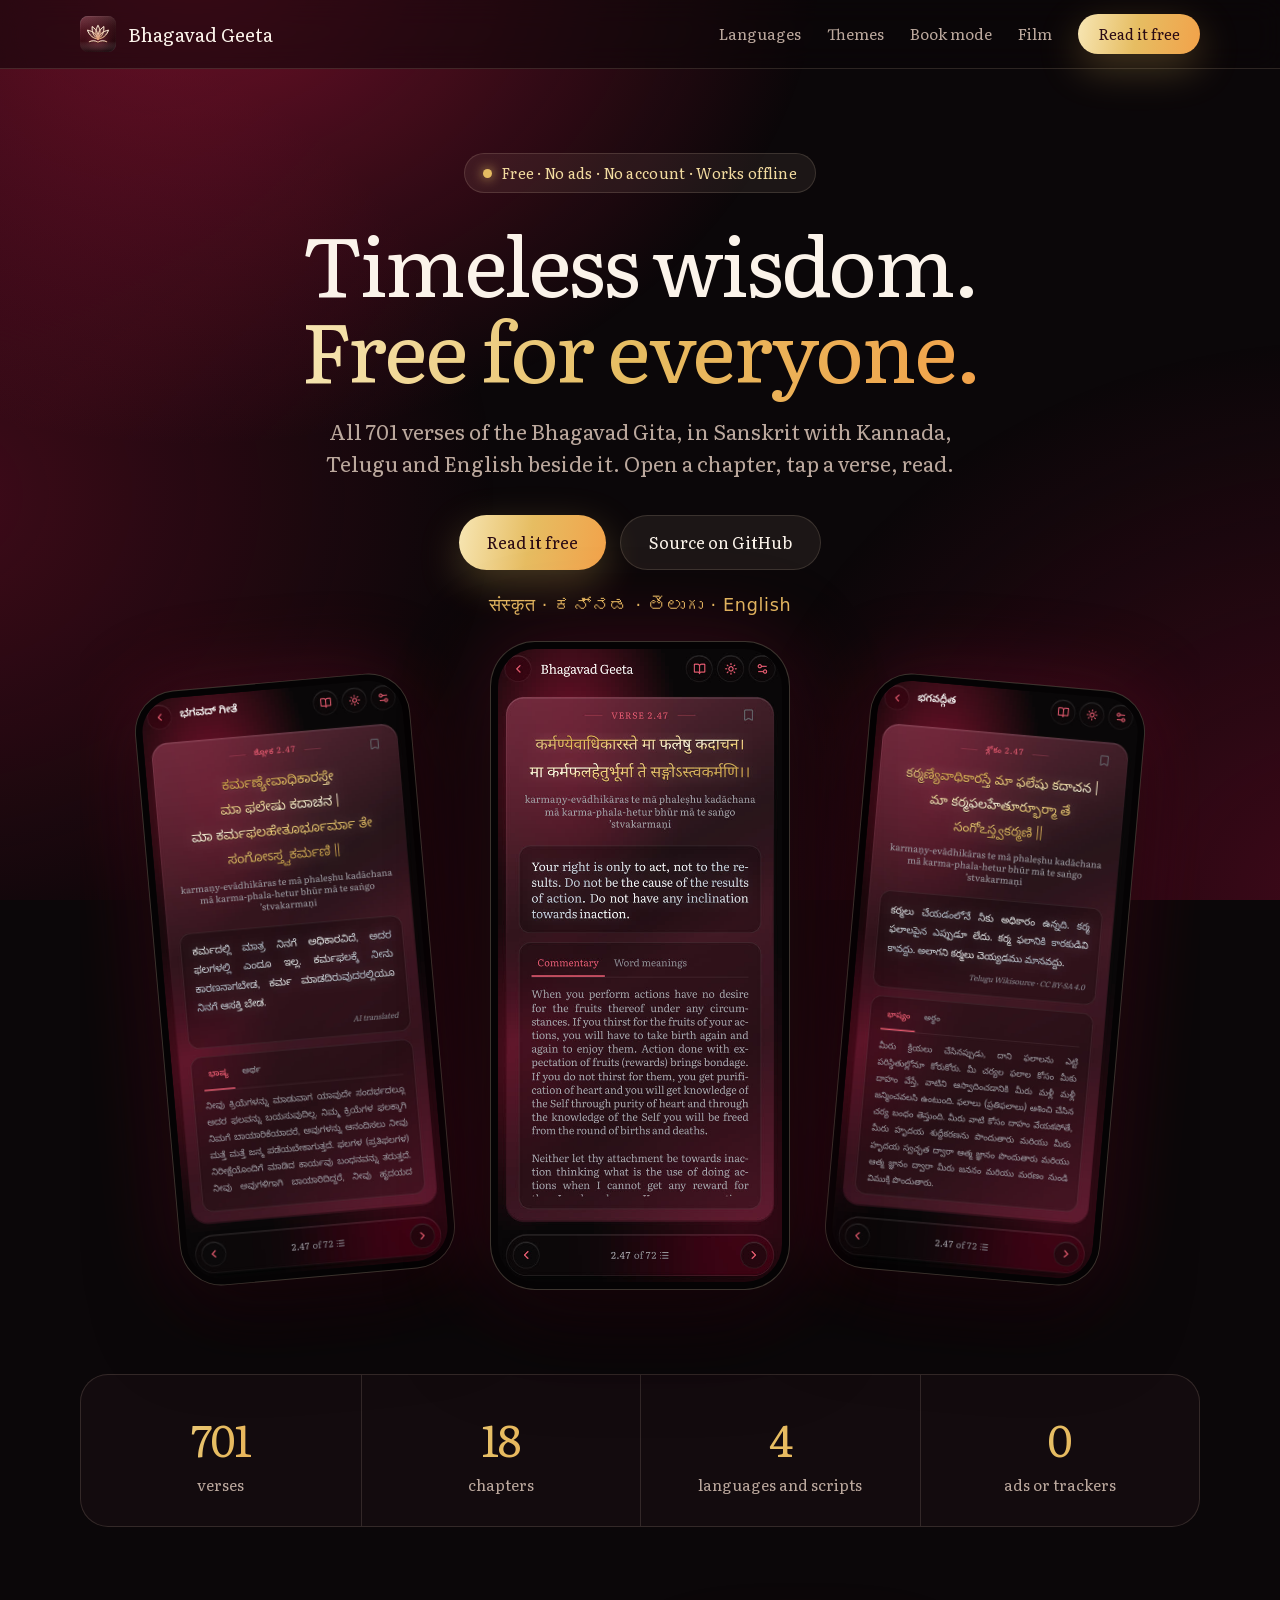
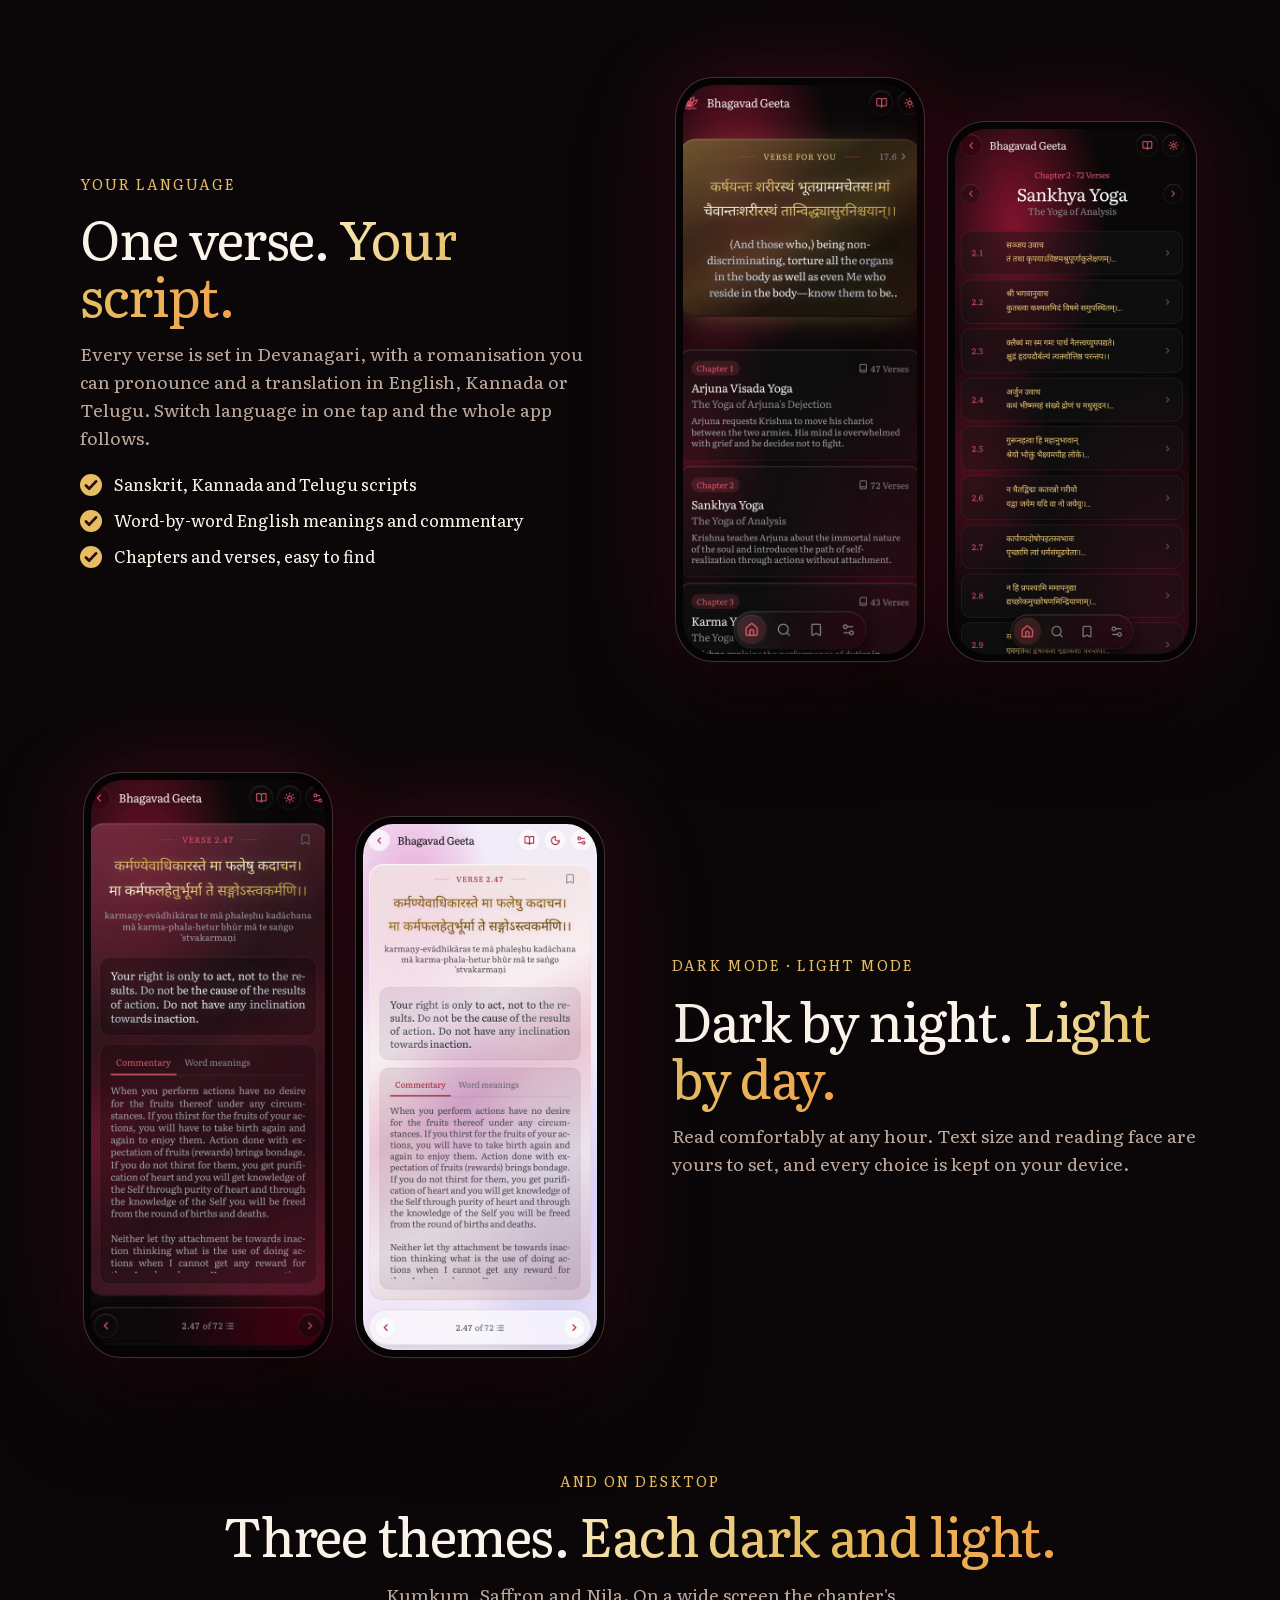
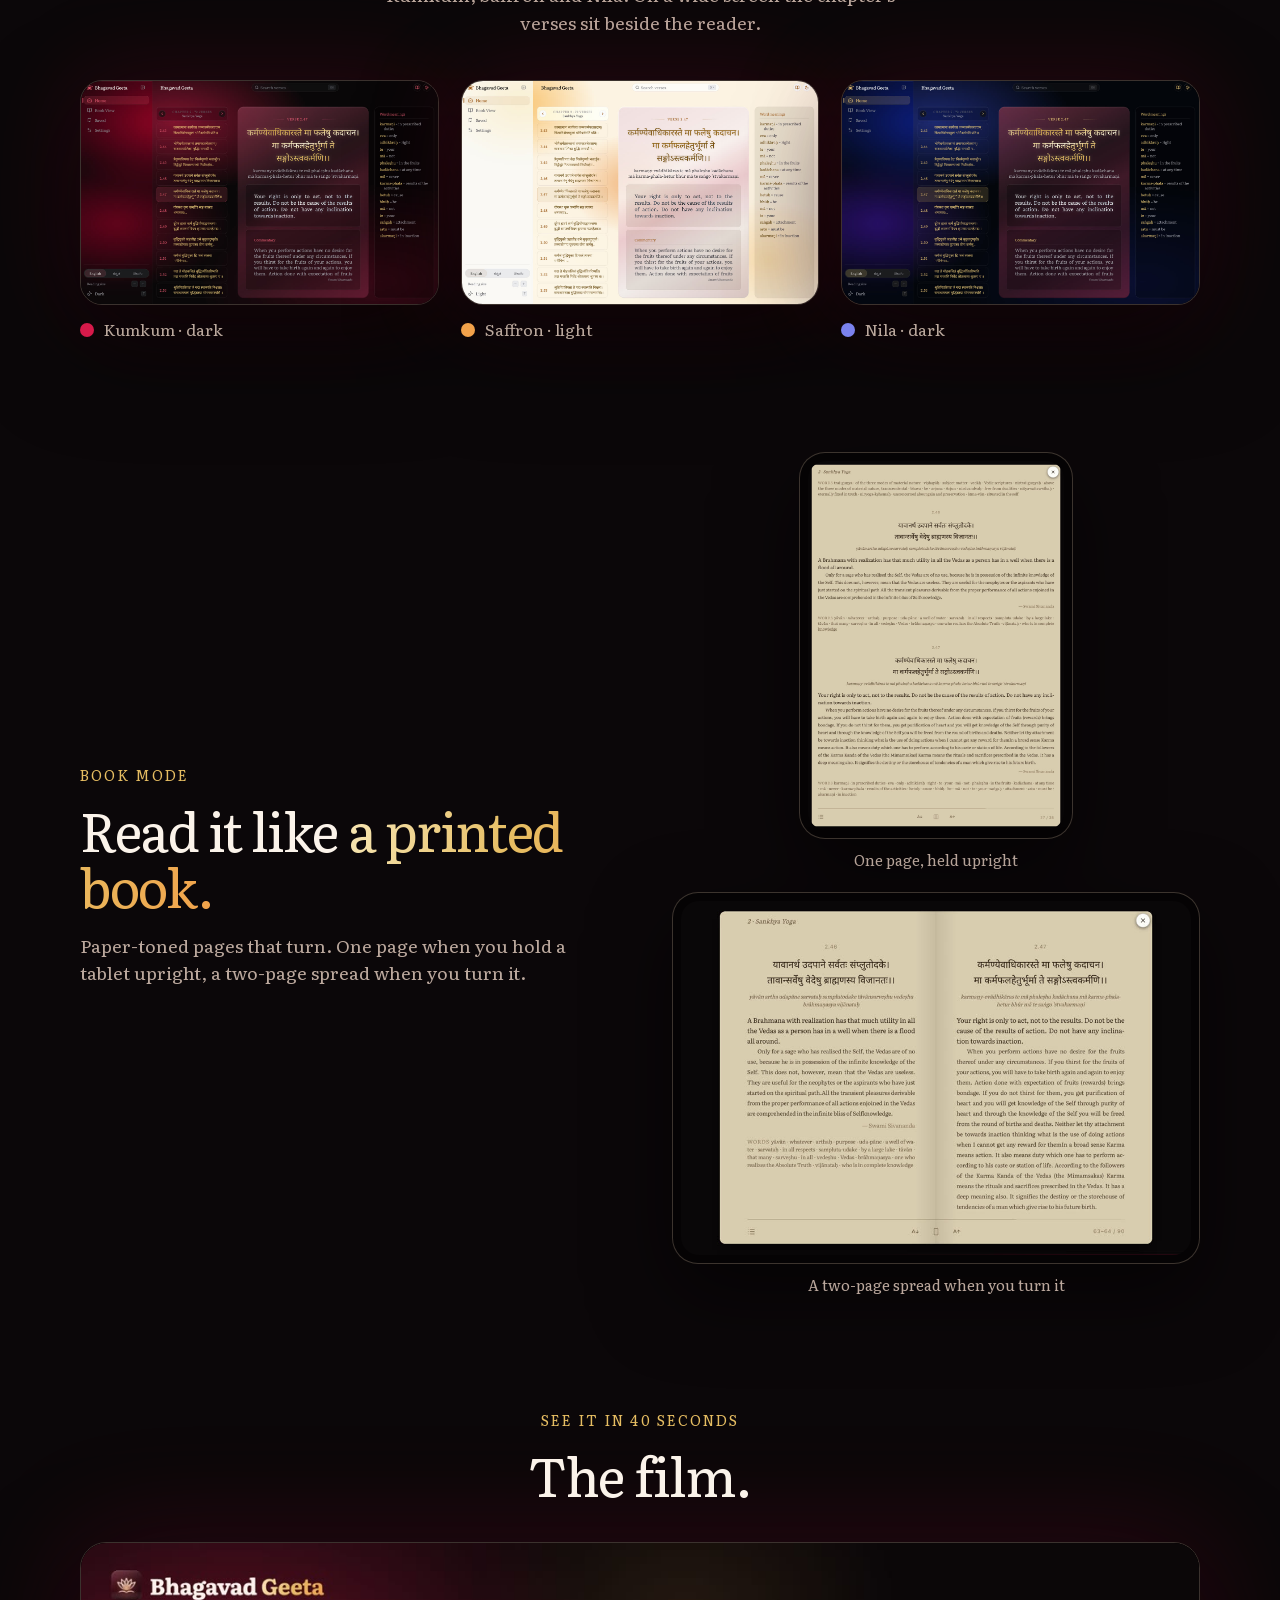
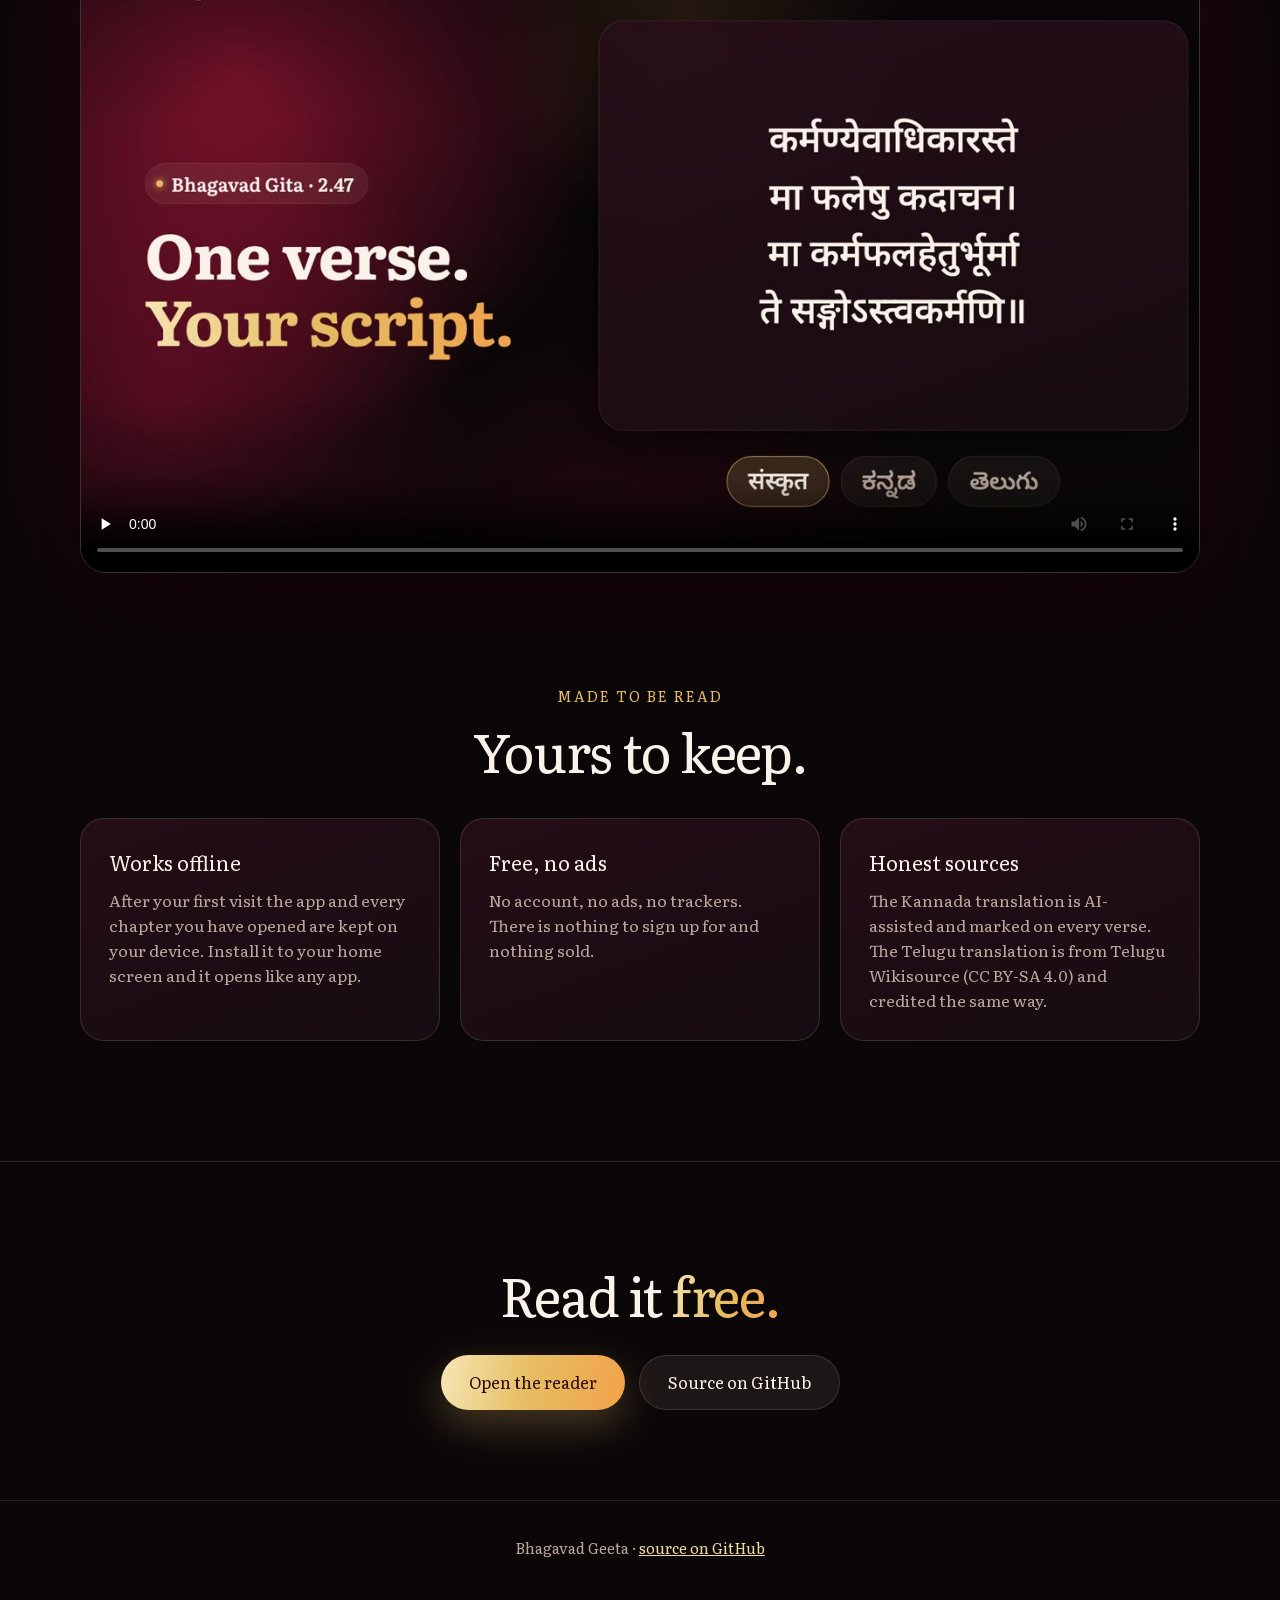
<file: site/index.html>
<!doctype html>
<html lang="en">
  <head>
    <meta charset="utf-8" />
    <meta name="viewport" content="width=device-width, initial-scale=1" />
    <title>Bhagavad Geeta — timeless wisdom, free for everyone</title>
    <meta name="description" content="Read the Bhagavad Gita in Sanskrit, Kannada, Telugu and English. All 701 verses. Free, no ads, no account, works offline." />
    <meta name="color-scheme" content="dark light" />
    <meta name="theme-color" content="#0b0709" />
    <link rel="icon" type="image/svg+xml" href="assets/logo.svg" />
    <link rel="preload" href="assets/fonts/literata-latin.woff2" as="font" type="font/woff2" crossorigin />
    <meta property="og:type" content="website" />
    <meta property="og:title" content="Bhagavad Geeta — timeless wisdom, free for everyone" />
    <meta property="og:description" content="The Gita in Sanskrit, Kannada, Telugu and English. Free, no ads, works offline." />
    <meta property="og:image" content="https://nvkudva.github.io/Bhagavad-Geeta/assets/poster.jpg" />
    <meta name="twitter:card" content="summary_large_image" />
    <link rel="stylesheet" href="style.css" />
  </head>
  <body>
    <header class="nav">
      <div class="wrap">
        <a class="brand" href="#top"><img src="assets/logo.svg" alt="" width="36" height="36" /> Bhagavad Geeta</a>
        <nav class="nav-links">
          <a href="#languages">Languages</a>
          <a href="#themes">Themes</a>
          <a href="#book">Book mode</a>
          <a href="#film">Film</a>
          <a class="btn btn-gold btn-sm" href="https://bhagavad-geeta.nvkudva.workers.dev">Read it free</a>
        </nav>
      </div>
    </header>

    <main id="top">
      <section class="hero wrap">
        <span class="eyebrow">Free · No ads · No account · Works offline</span>
        <h1>Timeless wisdom. <span class="grad">Free for everyone.</span></h1>
        <p class="lede">All 701 verses of the Bhagavad Gita, in Sanskrit with Kannada, Telugu and English beside it. Open a chapter, tap a verse, read.</p>
        <div class="cta">
          <a class="btn btn-gold" href="https://bhagavad-geeta.nvkudva.workers.dev">Read it free</a>
          <a class="btn btn-ghost" href="https://github.com/nvkudva/bhagavad-geeta">Source on GitHub</a>
        </div>
        <p class="scripts">संस्कृत · ಕನ್ನಡ · తెలుగు · English</p>

        <div class="fan" aria-label="The reader on a phone in English, Kannada and Telugu">
          <div class="phone"><img src="assets/verse-kn.jpg" alt="A verse with Kannada script and translation" width="560" height="1212" /></div>
          <div class="phone"><img src="assets/verse-en.jpg" alt="A verse with Sanskrit, romanisation and English translation" width="560" height="1212" /></div>
          <div class="phone"><img src="assets/verse-te.jpg" alt="A verse with Telugu script and translation" width="560" height="1212" /></div>
        </div>

        <div class="stats">
          <div class="stat"><b class="grad">701</b><span>verses</span></div>
          <div class="stat"><b class="grad">18</b><span>chapters</span></div>
          <div class="stat"><b class="grad">4</b><span>languages and scripts</span></div>
          <div class="stat"><b class="grad">0</b><span>ads or trackers</span></div>
        </div>
      </section>

      <section class="block wrap split" id="languages">
        <div class="copy">
          <span class="tag">Your language</span>
          <h2>One verse. <span class="grad">Your script.</span></h2>
          <p>Every verse is set in Devanagari, with a romanisation you can pronounce and a translation in English, Kannada or Telugu. Switch language in one tap and the whole app follows.</p>
          <ul>
            <li>Sanskrit, Kannada and Telugu scripts</li>
            <li>Word-by-word English meanings and commentary</li>
            <li>Chapters and verses, easy to find</li>
          </ul>
        </div>
        <div class="duo">
          <div class="phone"><img src="assets/home-dark.jpg" alt="Home screen with a verse of the moment and the chapter list" loading="lazy" width="560" height="1212" /></div>
          <div class="phone"><img src="assets/list-dark.jpg" alt="The verse list for chapter 2" loading="lazy" width="560" height="1212" /></div>
        </div>
      </section>

      <section class="block wrap split flip" id="appearance">
        <div class="copy">
          <span class="tag">Dark mode · Light mode</span>
          <h2>Dark by night. <span class="grad">Light by day.</span></h2>
          <p>Read comfortably at any hour. Text size and reading face are yours to set, and every choice is kept on your device.</p>
        </div>
        <div class="duo">
          <div class="phone"><img src="assets/verse-en.jpg" alt="The reader in dark mode" loading="lazy" width="560" height="1212" /></div>
          <div class="phone"><img src="assets/verse-light.jpg" alt="The reader in light mode" loading="lazy" width="560" height="1212" /></div>
        </div>
      </section>

      <section class="block wrap" id="themes">
        <div class="center-head copy">
          <span class="tag">And on desktop</span>
          <h2>Three themes. <span class="grad">Each dark and light.</span></h2>
          <p>Kumkum, Saffron and Nila. On a wide screen the chapter's verses sit beside the reader.</p>
        </div>
        <div class="themes">
          <figure><img class="shot" src="assets/dark-kumkum.jpg" alt="Desktop reader, Kumkum theme, dark" loading="lazy" width="1400" height="875" /><figcaption><span class="dot" style="background: var(--crimson)"></span>Kumkum · dark</figcaption></figure>
          <figure><img class="shot" src="assets/light-saffron.jpg" alt="Desktop reader, Saffron theme, light" loading="lazy" width="1400" height="875" /><figcaption><span class="dot" style="background: var(--saffron)"></span>Saffron · light</figcaption></figure>
          <figure><img class="shot" src="assets/dark-nila.jpg" alt="Desktop reader, Nila theme, dark" loading="lazy" width="1400" height="875" /><figcaption><span class="dot" style="background: var(--nila)"></span>Nila · dark</figcaption></figure>
        </div>
      </section>

      <section class="block wrap split" id="book">
        <div class="copy">
          <span class="tag">Book mode</span>
          <h2>Read it like <span class="grad">a printed book.</span></h2>
          <p>Paper-toned pages that turn. One page when you hold a tablet upright, a two-page spread when you turn it.</p>
        </div>
        <div class="tablets">
          <div><div class="tab port"><img src="assets/t-book-port.jpg" alt="Book mode, one page, tablet upright" loading="lazy" width="900" height="1295" /></div><p class="cap">One page, held upright</p></div>
          <div><div class="tab"><img src="assets/t-book-land.jpg" alt="Book mode, two-page spread, tablet turned" loading="lazy" width="900" height="625" /></div><p class="cap">A two-page spread when you turn it</p></div>
        </div>
      </section>

      <section class="block wrap" id="film">
        <div class="center-head copy">
          <span class="tag">See it in 40 seconds</span>
          <h2>The film.</h2>
        </div>
        <div class="film">
          <video controls preload="none" poster="assets/poster.jpg" playsinline>
            <source src="assets/demo.mp4" type="video/mp4" />
          </video>
        </div>
      </section>

      <section class="block wrap" id="about">
        <div class="center-head copy">
          <span class="tag">Made to be read</span>
          <h2>Yours to keep.</h2>
        </div>
        <div class="cards">
          <div class="card"><h3>Works offline</h3><p>After your first visit the app and every chapter you have opened are kept on your device. Install it to your home screen and it opens like any app.</p></div>
          <div class="card"><h3>Free, no ads</h3><p>No account, no ads, no trackers. There is nothing to sign up for and nothing sold.</p></div>
          <div class="card"><h3>Honest sources</h3><p>The Kannada translation is AI-assisted and marked on every verse. The Telugu translation is from Telugu Wikisource (CC BY-SA 4.0) and credited the same way.</p></div>
        </div>
      </section>

      <section class="final">
        <h2>Read it <span class="grad">free.</span></h2>
        <div class="cta">
          <a class="btn btn-gold" href="https://bhagavad-geeta.nvkudva.workers.dev">Open the reader</a>
          <a class="btn btn-ghost" href="https://github.com/nvkudva/bhagavad-geeta">Source on GitHub</a>
        </div>
      </section>
    </main>

    <footer>
      <div class="wrap">Bhagavad Geeta · <a href="https://github.com/nvkudva/bhagavad-geeta">source on GitHub</a></div>
    </footer>
  </body>
</html>
</file>
<file: site/style.css>
@font-face {
  font-family: "Literata";
  font-style: normal;
  font-weight: 200 900;
  font-display: swap;
  src: url("assets/fonts/literata-latin.woff2") format("woff2");
}

:root {
  color-scheme: dark;
  --bg: #0b0709;
  --card: #170d12;
  --line: rgba(255, 226, 196, 0.14);
  --text: #fbf3ea;
  --mute: #bba89d;
  --crimson: #d61a4a;
  --ember: #a8123a;
  --gold: #e6bd62;
  --gold-soft: #f3dca0;
  --saffron: #f2a24a;
  --nila: #7a82ee;
  --grad: linear-gradient(100deg, #f7e6b4 0%, #e6bd62 48%, #f2a24a 100%);
  --wrap: 1120px;
}

* { box-sizing: border-box; margin: 0; padding: 0; }
html { scroll-behavior: smooth; }
body {
  font-family: "Literata", Georgia, "Times New Roman", serif;
  background: var(--bg);
  color: var(--text);
  line-height: 1.55;
  -webkit-font-smoothing: antialiased;
  overflow-x: hidden;
}
body::before {
  content: "";
  position: fixed;
  inset: 0;
  z-index: -1;
  background:
    radial-gradient(900px 700px at 15% -5%, rgba(214, 26, 74, 0.5), transparent 70%),
    radial-gradient(800px 700px at -5% 55%, rgba(168, 18, 58, 0.34), transparent 70%),
    radial-gradient(900px 800px at 105% 100%, rgba(96, 10, 36, 0.6), transparent 70%);
}
img, video { display: block; max-width: 100%; height: auto; }
a { color: inherit; }
.wrap { width: min(var(--wrap), 100% - 40px); margin-inline: auto; }
.grad { background: var(--grad); -webkit-background-clip: text; background-clip: text; color: transparent; }

/* nav */
.nav { position: sticky; top: 0; z-index: 10; backdrop-filter: blur(14px); -webkit-backdrop-filter: blur(14px); background: rgba(11, 7, 9, 0.55); border-bottom: 1px solid var(--line); }
.nav .wrap { display: flex; align-items: center; justify-content: space-between; height: 68px; }
.brand { display: flex; align-items: center; gap: 12px; font-weight: 700; font-size: 1.15rem; text-decoration: none; }
.brand img { width: 36px; height: 36px; }
.nav-links { display: flex; align-items: center; gap: 26px; font-size: 0.95rem; color: var(--mute); }
.nav-links a { text-decoration: none; }
.nav-links a:hover { color: var(--text); }

.btn { display: inline-flex; align-items: center; gap: 10px; padding: 14px 28px; border-radius: 999px; font-weight: 700; font-size: 1.02rem; text-decoration: none; border: 1px solid var(--line); transition: transform 0.2s, box-shadow 0.2s; }
.btn:hover { transform: translateY(-2px); }
.btn-gold { background: var(--grad); color: #2a0a14; border: 0; box-shadow: 0 14px 40px rgba(230, 189, 98, 0.28); }
.btn-ghost { background: rgba(255, 226, 196, 0.07); }
.btn-sm { padding: 9px 20px; font-size: 0.92rem; }

/* hero */
.hero { padding: 84px 0 40px; text-align: center; overflow-x: clip; }
.eyebrow { display: inline-flex; gap: 10px; align-items: center; padding: 8px 18px; border-radius: 999px; border: 1px solid var(--line); background: rgba(255, 226, 196, 0.07); font-size: 0.9rem; color: var(--gold-soft); letter-spacing: 0.02em; }
.eyebrow::before { content: ""; width: 9px; height: 9px; border-radius: 50%; background: var(--gold); box-shadow: 0 0 12px var(--gold); }
h1, h2, h3 { font-weight: 700; }
h1 { margin: 26px auto 0; max-width: 16ch; font-size: clamp(2.6rem, 7vw, 5.2rem); line-height: 1.03; letter-spacing: -0.03em; }
.lede { margin: 24px auto 0; max-width: 40rem; font-size: clamp(1.05rem, 2.2vw, 1.3rem); color: var(--mute); }
.cta { margin-top: 36px; display: flex; gap: 14px; justify-content: center; flex-wrap: wrap; }
.scripts { margin-top: 22px; color: var(--gold); font-size: 1.1rem; letter-spacing: 0.04em; font-family: "Noto Sans Devanagari", "Noto Sans Kannada", "Noto Sans Telugu", system-ui, sans-serif; }

.fan { position: relative; margin: 64px auto 0; height: clamp(300px, 56vw, 620px); }
.phone { position: absolute; bottom: 0; width: clamp(150px, 27vw, 300px); aspect-ratio: 390 / 844; padding: 7px; border-radius: 15% / 7%; background: #050304; border: 1.5px solid rgba(255, 226, 196, 0.22); box-shadow: 0 40px 90px rgba(0, 0, 0, 0.6), 0 0 90px rgba(214, 26, 74, 0.25); }
.phone img { width: 100%; height: 100%; object-fit: cover; border-radius: 13% / 6%; }
.fan .phone:nth-child(1) { left: 50%; transform: translateX(-165%) rotate(-5deg) scale(0.92); }
.fan .phone:nth-child(2) { left: 50%; transform: translateX(-50%); z-index: 2; bottom: 14px; }
.fan .phone:nth-child(3) { left: 50%; transform: translateX(65%) rotate(5deg) scale(0.92); }

/* stats */
.stats { margin-top: 70px; display: grid; grid-template-columns: repeat(4, 1fr); border: 1px solid var(--line); border-radius: 28px; background: rgba(23, 13, 18, 0.7); }
.stat { padding: 30px 20px; text-align: center; }
.stat + .stat { border-left: 1px solid var(--line); }
.stat b { display: block; font-size: clamp(1.8rem, 4vw, 2.7rem); letter-spacing: -0.02em; }
.stat span { color: var(--mute); font-size: 0.95rem; }

/* sections */
section.block { padding: 110px 0 0; }
.split { display: grid; grid-template-columns: 1fr 1fr; gap: 64px; align-items: center; }
.split.flip .copy { order: 2; }
.tag { color: var(--gold); font-size: 0.9rem; letter-spacing: 0.14em; text-transform: uppercase; font-weight: 700; }
h2 { margin-top: 14px; font-size: clamp(2rem, 4.6vw, 3.3rem); line-height: 1.07; letter-spacing: -0.025em; }
.copy p { margin-top: 18px; color: var(--mute); font-size: 1.12rem; max-width: 34rem; }
.copy ul { margin-top: 20px; list-style: none; display: grid; gap: 10px; }
.copy li { display: flex; gap: 12px; color: var(--text); font-size: 1.05rem; }
.copy li::before { content: ""; flex: none; width: 22px; height: 22px; margin-top: 3px; border-radius: 50%; background: var(--gold) url("data:image/svg+xml,%3Csvg xmlns='http://www.w3.org/2000/svg' viewBox='0 0 24 24'%3E%3Cpath d='M6.5 12.5l3.5 3.5 7.5-8' fill='none' stroke='%232a0a14' stroke-width='3' stroke-linecap='round' stroke-linejoin='round'/%3E%3C/svg%3E") center / 100% no-repeat; }

.duo { display: flex; justify-content: center; gap: 22px; }
.duo .phone { position: relative; width: clamp(150px, 22vw, 250px); }
.duo .phone:nth-child(2) { margin-top: 44px; }
.shot { border-radius: 22px; border: 1.5px solid rgba(255, 226, 196, 0.2); box-shadow: 0 40px 100px rgba(0, 0, 0, 0.6), 0 0 100px rgba(214, 26, 74, 0.18); }
.tablets { display: grid; gap: 20px; }
.tablets .tab { padding: 8px; border-radius: 26px; background: #050304; border: 1.5px solid rgba(255, 226, 196, 0.22); box-shadow: 0 30px 80px rgba(0, 0, 0, 0.55); }
.tablets img { border-radius: 18px; width: 100%; }
.tablets .tab.port { width: 52%; margin-inline: auto; }
.cap { margin-top: 10px; text-align: center; color: var(--mute); font-size: 0.92rem; }

/* themes */
.themes { margin-top: 44px; display: grid; grid-template-columns: repeat(3, 1fr); gap: 22px; }
.themes figure img { width: 100%; }
.themes figcaption { margin-top: 12px; display: flex; align-items: center; gap: 10px; color: var(--mute); }
.dot { width: 14px; height: 14px; border-radius: 50%; }
.center-head { text-align: center; }
.center-head p { margin-inline: auto; }

/* demo */
.film { margin-top: 40px; border-radius: 26px; overflow: hidden; border: 1.5px solid rgba(255, 226, 196, 0.2); box-shadow: 0 40px 110px rgba(0, 0, 0, 0.6), 0 0 120px rgba(214, 26, 74, 0.2); }
.film video { width: 100%; background: #000; }

/* notes + cta + footer */
.cards { margin-top: 40px; display: grid; grid-template-columns: repeat(3, 1fr); gap: 20px; }
.card { padding: 28px; border-radius: 24px; border: 1px solid var(--line); background: linear-gradient(160deg, rgba(40, 14, 24, 0.9), rgba(23, 13, 18, 0.94)); }
.card h3 { font-size: 1.25rem; }
.card p { margin-top: 10px; color: var(--mute); }
.final { margin-top: 120px; padding: 90px 20px; text-align: center; border-top: 1px solid var(--line); }
.final h2 { margin-inline: auto; max-width: 14ch; }
.final .cta { margin-top: 32px; }
footer { padding: 36px 0 60px; text-align: center; color: var(--mute); font-size: 0.92rem; border-top: 1px solid var(--line); }
footer a { color: var(--gold-soft); }

@media (max-width: 860px) {
  .fan .phone:nth-child(1) { transform: translateX(-122%) rotate(-5deg) scale(0.9); }
  .fan .phone:nth-child(3) { transform: translateX(22%) rotate(5deg) scale(0.9); }
  .split, .split.flip { grid-template-columns: 1fr; gap: 40px; }
  .split.flip .copy { order: 0; }
  .stats { grid-template-columns: repeat(2, 1fr); }
  .stat:nth-child(3) { border-left: 0; }
  .stat:nth-child(n + 3) { border-top: 1px solid var(--line); }
  .themes, .cards { grid-template-columns: 1fr; }
  .nav-links a:not(.btn) { display: none; }
  section.block { padding-top: 80px; }
  .hero { padding-top: 56px; }
}
@media (prefers-reduced-motion: reduce) { html { scroll-behavior: auto; } .btn { transition: none; } }
</file>
